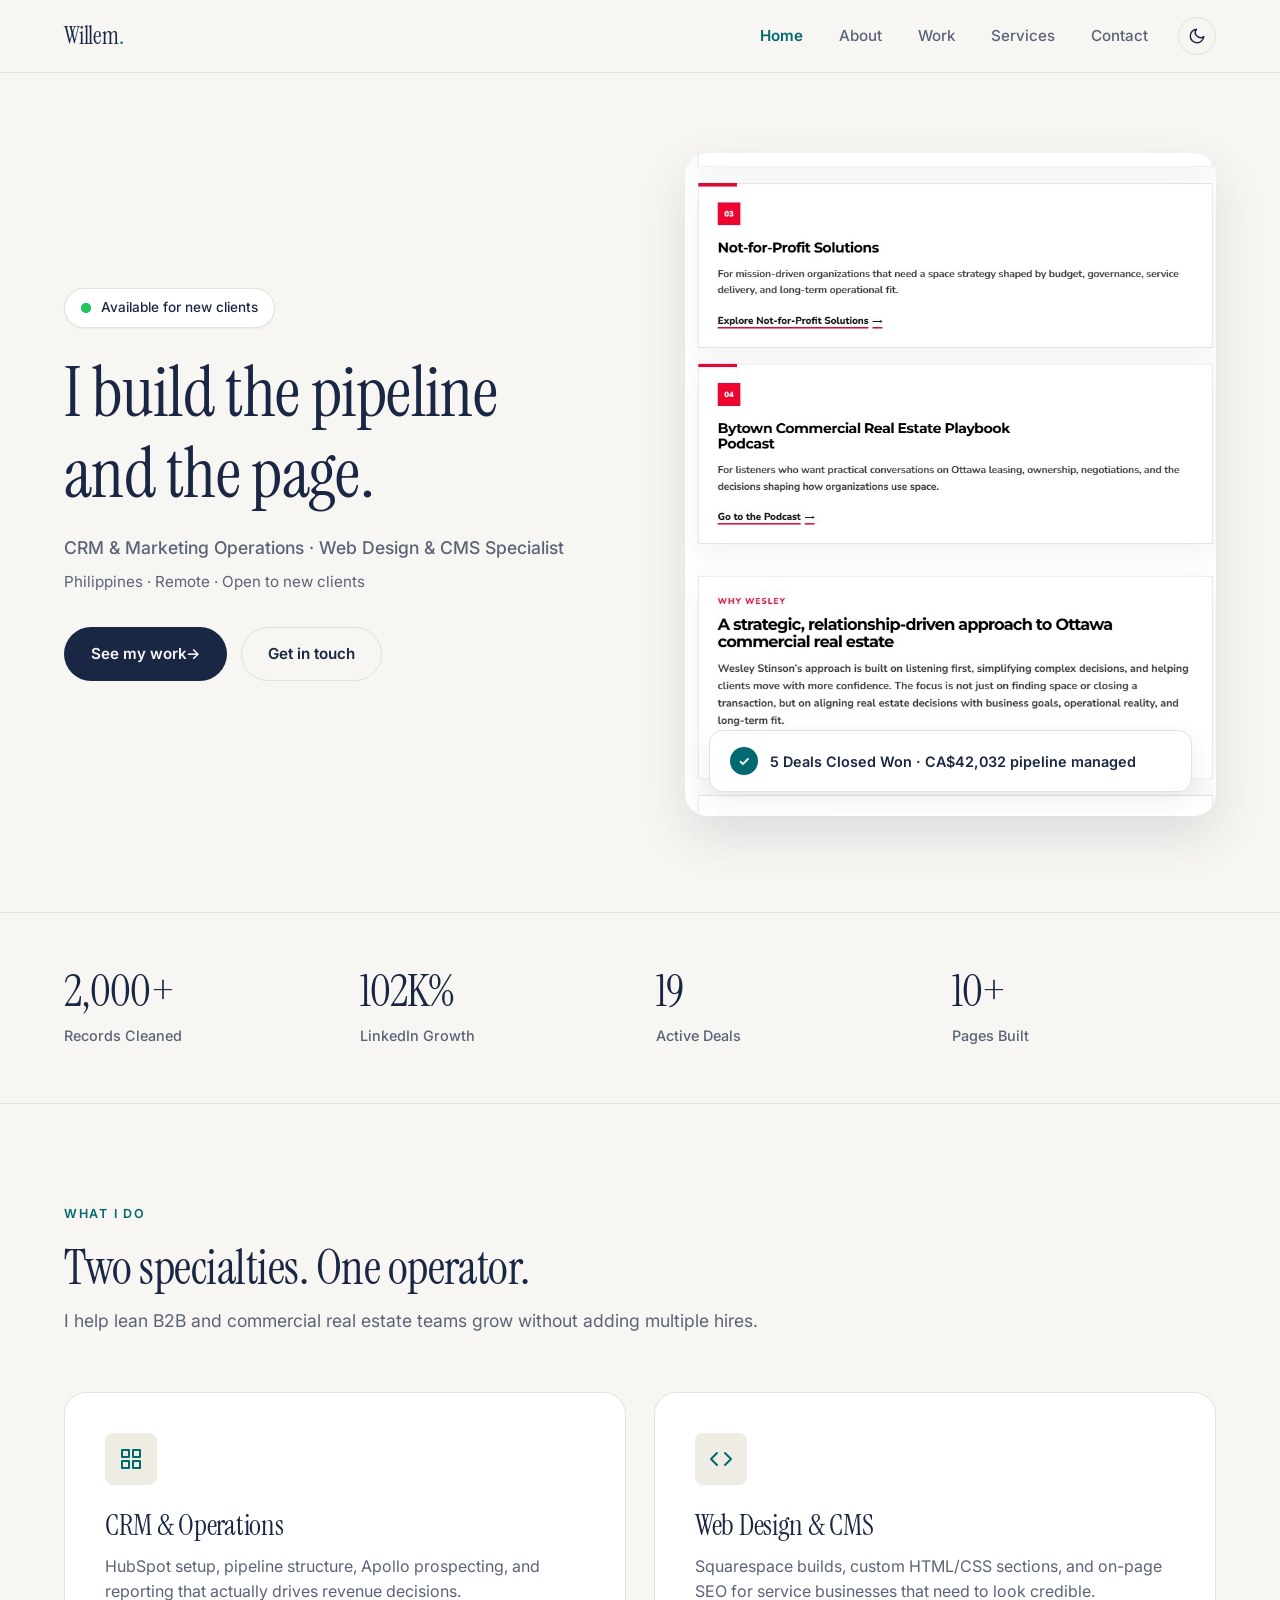
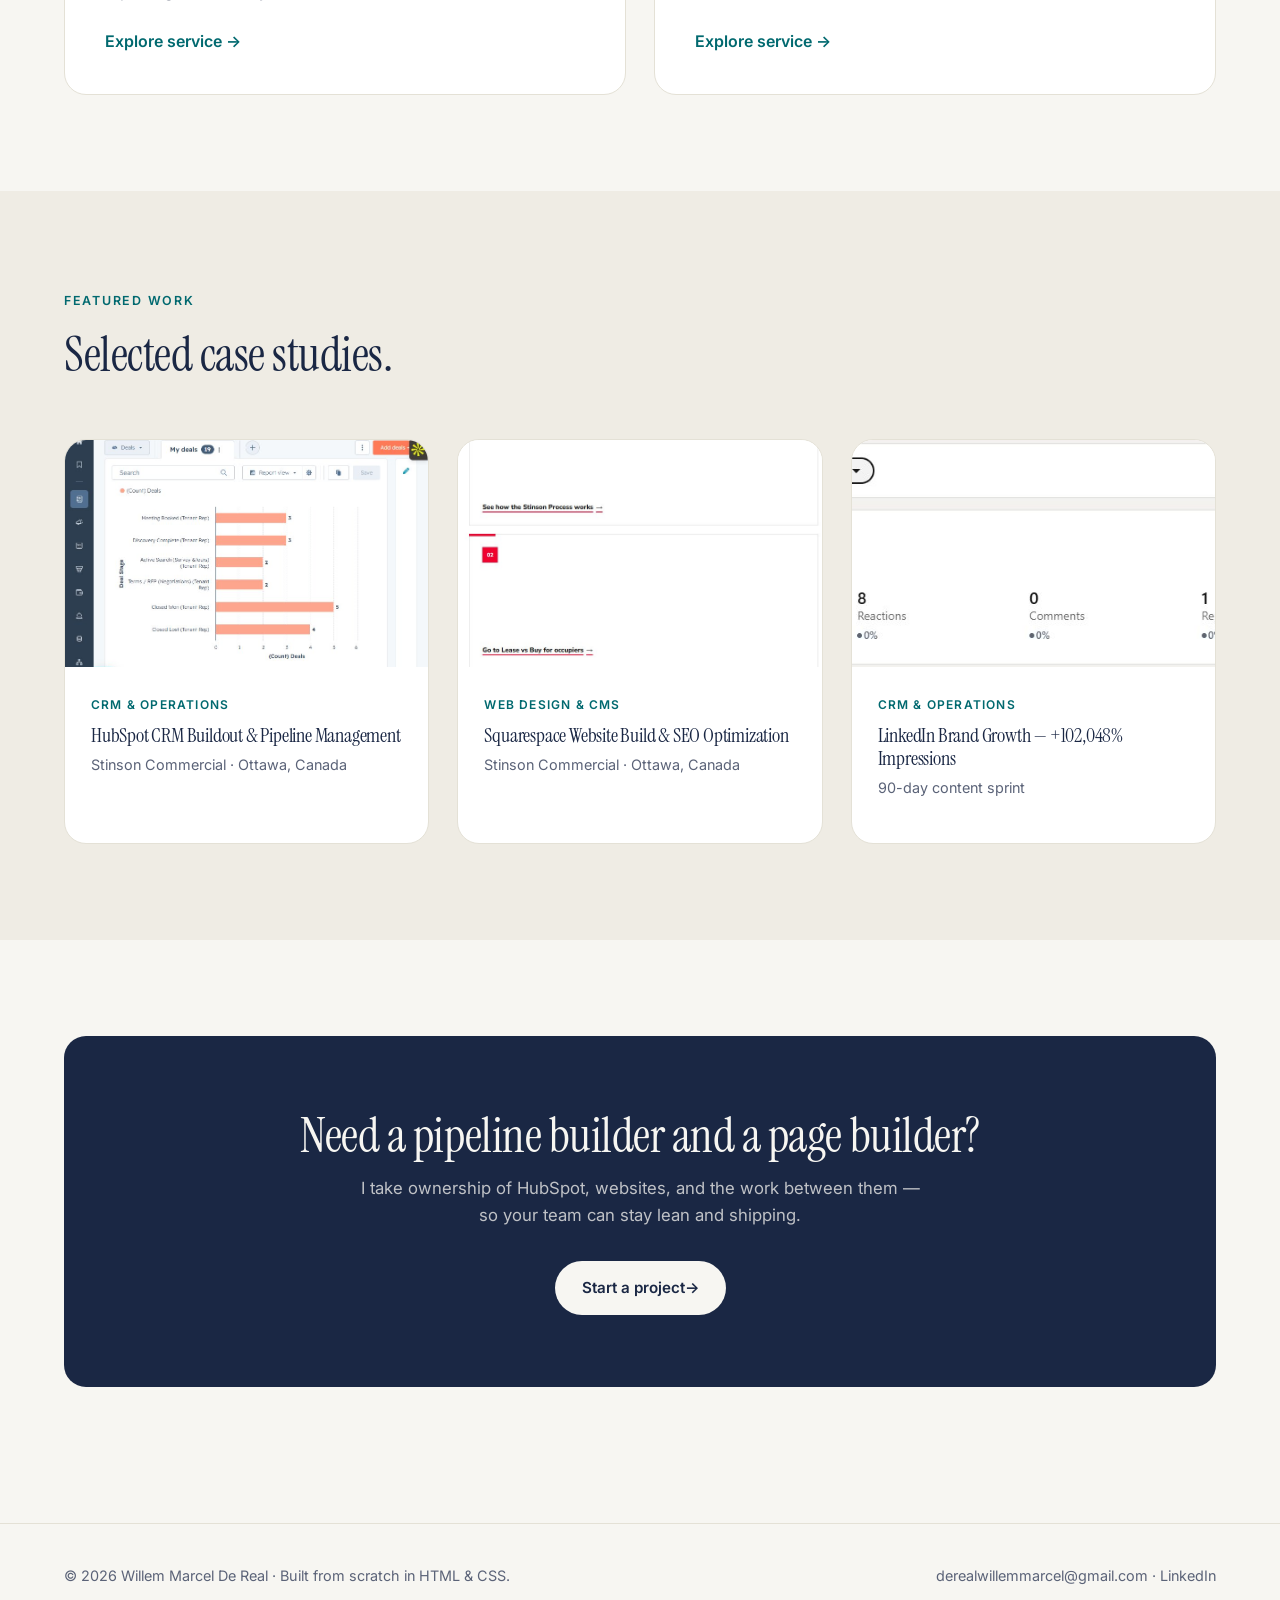
<file: index.html>
<!doctype html>
<html lang="en">
<head>
  <meta charset="utf-8" />
  <meta name="viewport" content="width=device-width, initial-scale=1" />
  <title>Willem Marcel De Real — CRM Ops & Web Design</title>
  <meta name="description" content="Willem Marcel De Real — CRM &amp; Marketing Operations and Web Design &amp; CMS specialist. Remote, based in the Philippines." />
  <link rel="preconnect" href="https://fonts.googleapis.com" />
  <link rel="preconnect" href="https://fonts.gstatic.com" crossorigin />
  <link href="https://fonts.googleapis.com/css2?family=Instrument+Serif:ital@0;1&family=Inter:wght@400;500;600;700&display=swap" rel="stylesheet" />
  <link rel="stylesheet" href="style.css" />
</head>
<body data-page="home">
  <header class="nav">
    <div class="container nav-inner">
      <a href="index.html" class="logo">Willem<span>.</span></a>
      <button class="hamburger" data-hamburger aria-label="Toggle menu">
        <span></span><span></span><span></span>
      </button>
      <ul class="nav-links">
        <li><a href="index.html" class="active">Home</a></li>
        <li><a href="about.html">About</a></li>
        <li><a href="work.html">Work</a></li>
        <li><a href="services.html">Services</a></li>
        <li><a href="contact.html">Contact</a></li>
        <li>
          <button class="theme-toggle" data-theme-toggle aria-label="Toggle theme">
            <svg class="icon-moon" viewBox="0 0 24 24" fill="none" stroke="currentColor" stroke-width="2" stroke-linecap="round" stroke-linejoin="round"><path d="M21 12.79A9 9 0 1 1 11.21 3 7 7 0 0 0 21 12.79z"/></svg>
            <svg class="icon-sun" viewBox="0 0 24 24" fill="none" stroke="currentColor" stroke-width="2" stroke-linecap="round" stroke-linejoin="round"><circle cx="12" cy="12" r="4"/><path d="M12 2v2M12 20v2M4.93 4.93l1.41 1.41M17.66 17.66l1.41 1.41M2 12h2M20 12h2M4.93 19.07l1.41-1.41M17.66 6.34l1.41-1.41"/></svg>
          </button>
        </li>
      </ul>
    </div>
  </header>
  <main>

    <!-- HERO -->
    <section class="hero">
      <div class="container hero-grid">
        <div class="reveal">
          <span class="availability"><span class="pulse-dot"></span> Available for new clients</span>
          <h1>I build the pipeline<br/>and the page.</h1>
          <p class="subtitle">CRM &amp; Marketing Operations · Web Design &amp; CMS Specialist</p>
          <p class="location">Philippines · Remote · Open to new clients</p>
          <div class="hero-ctas">
            <a href="work.html" class="btn btn-primary"><span class="btn-arrow">See my work</span></a>
            <a href="contact.html" class="btn btn-outline">Get in touch</a>
          </div>
        </div>
        <div class="hero-image reveal reveal-delay-2">
          <img src="homepage.jpg" alt="Willem Marcel De Real" />
          <div class="floating-badge">5 Deals Closed Won · CA$42,032 pipeline managed</div>
        </div>
      </div>
    </section>

    <!-- STATS -->
    <section class="stats">
      <div class="container stats-grid">
        <div class="stat reveal"><div class="num">2,000+</div><span class="label">Records Cleaned</span></div>
        <div class="stat reveal reveal-delay-1"><div class="num">102K%</div><span class="label">LinkedIn Growth</span></div>
        <div class="stat reveal reveal-delay-2"><div class="num">19</div><span class="label">Active Deals</span></div>
        <div class="stat reveal reveal-delay-3"><div class="num">10+</div><span class="label">Pages Built</span></div>
      </div>
    </section>

    <!-- SERVICES PREVIEW -->
    <section>
      <div class="container">
        <div class="section-head reveal">
          <span class="eyebrow">What I do</span>
          <h2>Two specialties. One operator.</h2>
          <p>I help lean B2B and commercial real estate teams grow without adding multiple hires.</p>
        </div>
        <div class="grid-2">
          <div class="service-card reveal">
            <div class="icon">
              <svg width="24" height="24" viewBox="0 0 24 24" fill="none" stroke="currentColor" stroke-width="2" stroke-linecap="round" stroke-linejoin="round"><rect x="3" y="3" width="7" height="7"/><rect x="14" y="3" width="7" height="7"/><rect x="14" y="14" width="7" height="7"/><rect x="3" y="14" width="7" height="7"/></svg>
            </div>
            <h3>CRM &amp; Operations</h3>
            <p>HubSpot setup, pipeline structure, Apollo prospecting, and reporting that actually drives revenue decisions.</p>
            <a class="link" href="services.html">Explore service →</a>
          </div>
          <div class="service-card reveal reveal-delay-1">
            <div class="icon">
              <svg width="24" height="24" viewBox="0 0 24 24" fill="none" stroke="currentColor" stroke-width="2" stroke-linecap="round" stroke-linejoin="round"><polyline points="16 18 22 12 16 6"/><polyline points="8 6 2 12 8 18"/></svg>
            </div>
            <h3>Web Design &amp; CMS</h3>
            <p>Squarespace builds, custom HTML/CSS sections, and on-page SEO for service businesses that need to look credible.</p>
            <a class="link" href="services.html">Explore service →</a>
          </div>
        </div>
      </div>
    </section>

    <!-- FEATURED WORK -->
    <section class="section-alt">
      <div class="container">
        <div class="section-head reveal">
          <span class="eyebrow">Featured work</span>
          <h2>Selected case studies.</h2>
        </div>
        <div class="work-grid">
          <a class="work-card reveal" href="work.html#crm">
            <div class="thumb"><img src="hubspot-kanban.jpg" alt="HubSpot Kanban pipeline" /></div>
            <div class="body">
              <span class="tag">CRM &amp; Operations</span>
              <h4>HubSpot CRM Buildout &amp; Pipeline Management</h4>
              <p class="meta">Stinson Commercial · Ottawa, Canada</p>
            </div>
          </a>
          <a class="work-card reveal reveal-delay-1" href="work.html#web">
            <div class="thumb"><img src="tenant-rep-page.jpg" alt="Tenant Rep page on Squarespace" /></div>
            <div class="body">
              <span class="tag">Web Design &amp; CMS</span>
              <h4>Squarespace Website Build &amp; SEO Optimization</h4>
              <p class="meta">Stinson Commercial · Ottawa, Canada</p>
            </div>
          </a>
          <a class="work-card reveal reveal-delay-2" href="work.html#linkedin">
            <div class="thumb"><img src="linkedin-analytics.jpg" alt="LinkedIn analytics dashboard" /></div>
            <div class="body">
              <span class="tag">CRM &amp; Operations</span>
              <h4>LinkedIn Brand Growth — +102,048% Impressions</h4>
              <p class="meta">90-day content sprint</p>
            </div>
          </a>
        </div>
      </div>
    </section>

    <!-- CTA -->
    <section>
      <div class="container">
        <div class="cta-banner reveal">
          <h2>Need a pipeline builder and a page builder?</h2>
          <p>I take ownership of HubSpot, websites, and the work between them — so your team can stay lean and shipping.</p>
          <a href="contact.html" class="btn btn-primary"><span class="btn-arrow">Start a project</span></a>
        </div>
      </div>
    </section>

  </main>
  <footer>
    <div class="container foot-inner">
      <div>© <span id="yr">2026</span> Willem Marcel De Real · Built from scratch in HTML &amp; CSS.</div>
      <div>
        <a href="mailto:derealwillemmarcel@gmail.com">derealwillemmarcel@gmail.com</a> ·
        <a href="https://linkedin.com/in/willem-marcel-de-real" target="_blank" rel="noopener">LinkedIn</a>
      </div>
    </div>
  </footer>
  <script src="script.js"></script>
  <script>document.getElementById("yr").textContent = new Date().getFullYear();</script>
</body>
</html>
</file>
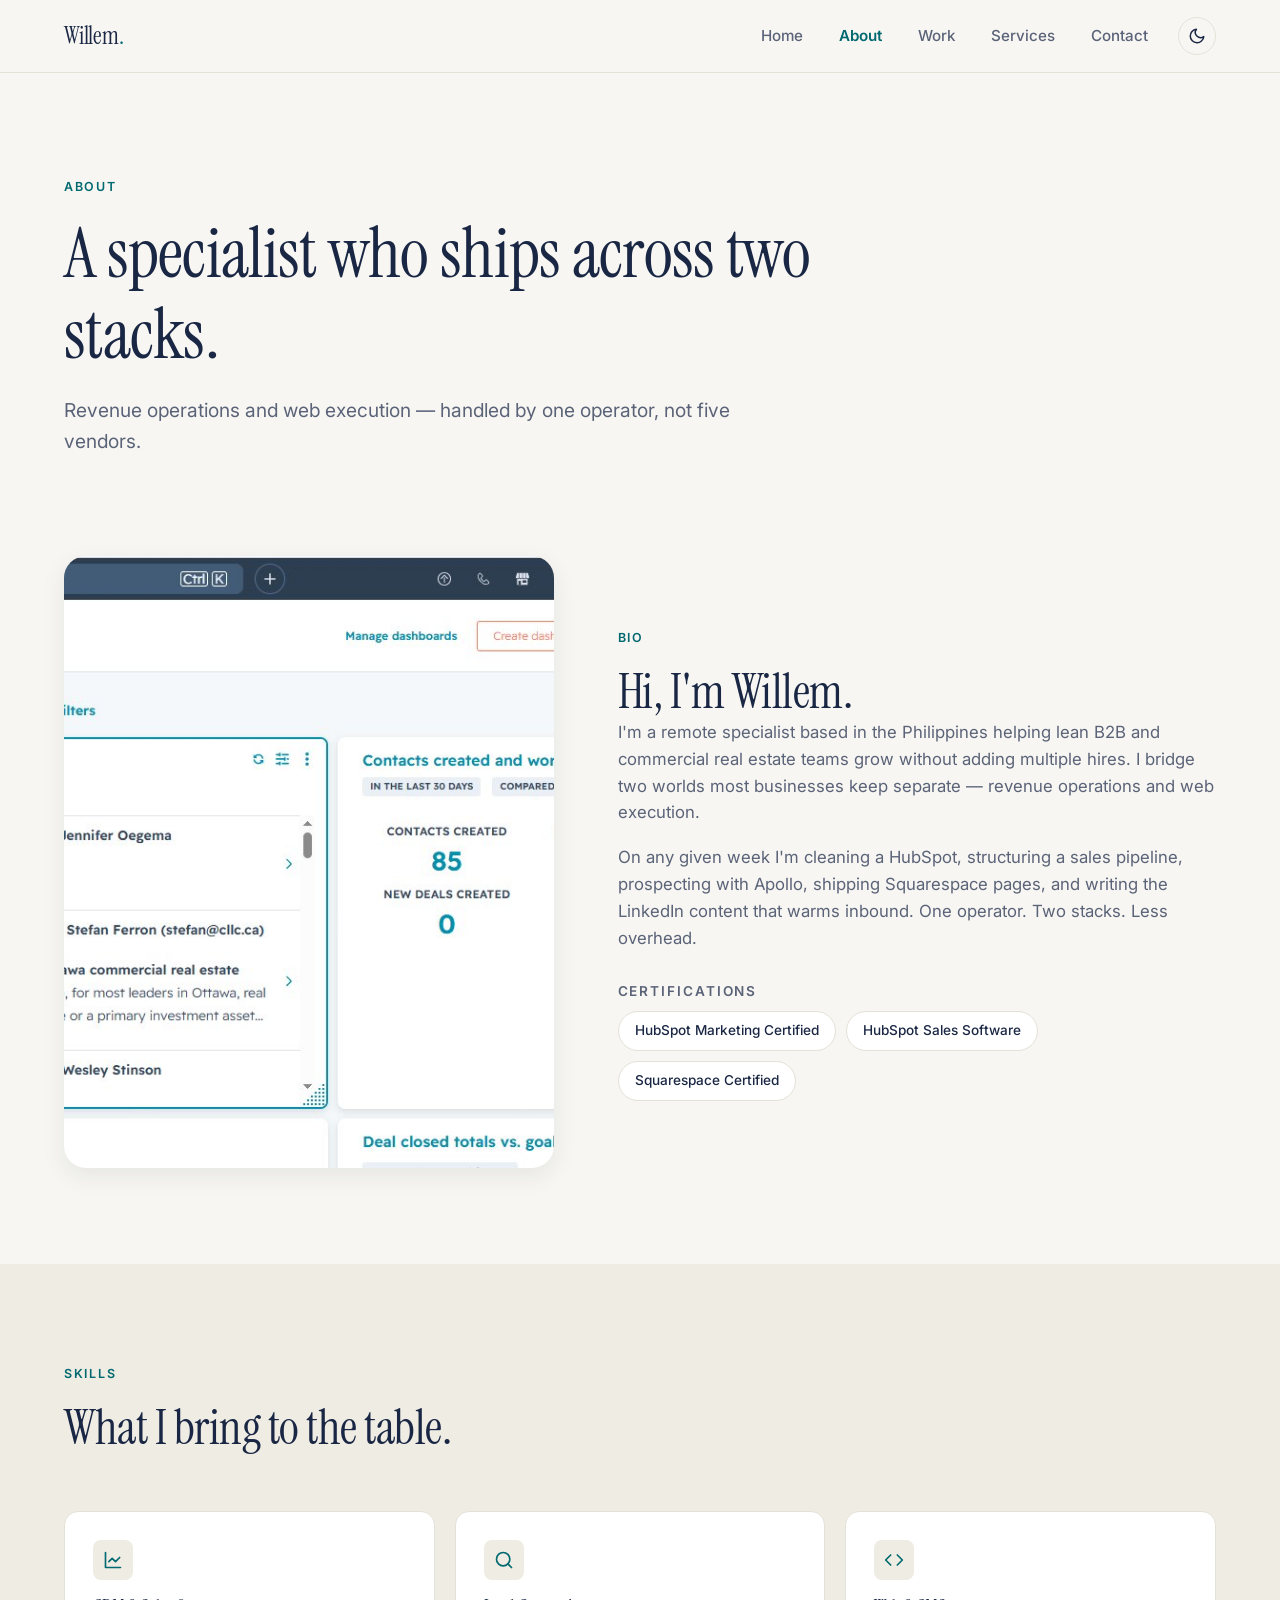
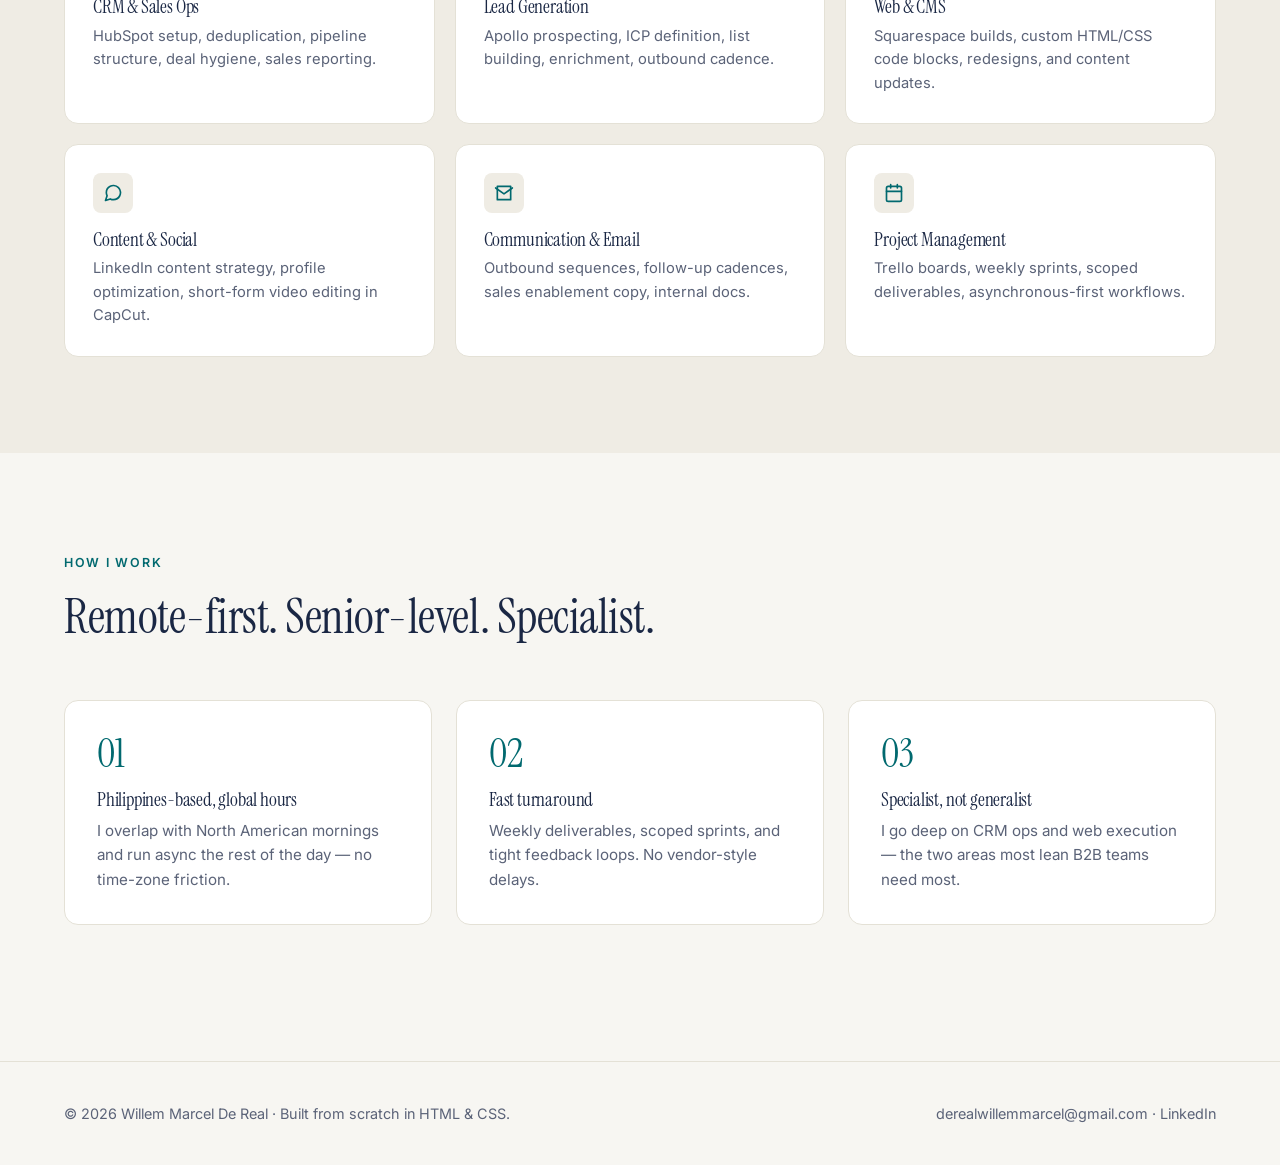
<file: about.html>
<!doctype html>
<html lang="en">
<head>
  <meta charset="utf-8" />
  <meta name="viewport" content="width=device-width, initial-scale=1" />
  <title>About — Willem Marcel De Real</title>
  <meta name="description" content="Willem Marcel De Real — CRM &amp; Marketing Operations and Web Design &amp; CMS specialist. Remote, based in the Philippines." />
  <link rel="preconnect" href="https://fonts.googleapis.com" />
  <link rel="preconnect" href="https://fonts.gstatic.com" crossorigin />
  <link href="https://fonts.googleapis.com/css2?family=Instrument+Serif:ital@0;1&family=Inter:wght@400;500;600;700&display=swap" rel="stylesheet" />
  <link rel="stylesheet" href="style.css" />
</head>
<body data-page="about">
  <header class="nav">
    <div class="container nav-inner">
      <a href="index.html" class="logo">Willem<span>.</span></a>
      <button class="hamburger" data-hamburger aria-label="Toggle menu">
        <span></span><span></span><span></span>
      </button>
      <ul class="nav-links">
        <li><a href="index.html">Home</a></li>
        <li><a href="about.html" class="active">About</a></li>
        <li><a href="work.html">Work</a></li>
        <li><a href="services.html">Services</a></li>
        <li><a href="contact.html">Contact</a></li>
        <li>
          <button class="theme-toggle" data-theme-toggle aria-label="Toggle theme">
            <svg class="icon-moon" viewBox="0 0 24 24" fill="none" stroke="currentColor" stroke-width="2" stroke-linecap="round" stroke-linejoin="round"><path d="M21 12.79A9 9 0 1 1 11.21 3 7 7 0 0 0 21 12.79z"/></svg>
            <svg class="icon-sun" viewBox="0 0 24 24" fill="none" stroke="currentColor" stroke-width="2" stroke-linecap="round" stroke-linejoin="round"><circle cx="12" cy="12" r="4"/><path d="M12 2v2M12 20v2M4.93 4.93l1.41 1.41M17.66 17.66l1.41 1.41M2 12h2M20 12h2M4.93 19.07l1.41-1.41M17.66 6.34l1.41-1.41"/></svg>
          </button>
        </li>
      </ul>
    </div>
  </header>
  <main>

    <section class="page-header">
      <div class="container reveal">
        <span class="eyebrow">About</span>
        <h1>A specialist who ships across two stacks.</h1>
        <p class="lede">Revenue operations and web execution — handled by one operator, not five vendors.</p>
      </div>
    </section>

    <section style="padding-top:24px;">
      <div class="container about-grid">
        <div class="about-image reveal">
          <img src="hubspot-dashboard.jpg" alt="HubSpot dashboard Willem manages" />
        </div>
        <div class="about-text reveal reveal-delay-1">
          <span class="eyebrow">Bio</span>
          <h2>Hi, I'm Willem.</h2>
          <p>I'm a remote specialist based in the Philippines helping lean B2B and commercial real estate teams grow without adding multiple hires. I bridge two worlds most businesses keep separate — revenue operations and web execution.</p>
          <p>On any given week I'm cleaning a HubSpot, structuring a sales pipeline, prospecting with Apollo, shipping Squarespace pages, and writing the LinkedIn content that warms inbound. One operator. Two stacks. Less overhead.</p>
          <h4 style="margin:32px 0 12px; font-family:var(--font-sans); font-size:.85rem; text-transform:uppercase; letter-spacing:.14em; color:var(--text-muted); font-weight:600;">Certifications</h4>
          <div class="certs">
            <span class="cert">HubSpot Marketing Certified</span>
            <span class="cert">HubSpot Sales Software</span>
            <span class="cert">Squarespace Certified</span>
          </div>
        </div>
      </div>
    </section>

    <!-- SKILLS -->
    <section class="section-alt">
      <div class="container">
        <div class="section-head reveal">
          <span class="eyebrow">Skills</span>
          <h2>What I bring to the table.</h2>
        </div>
        <div class="skills-grid">
          <div class="skill-card reveal">
            <div class="icon"><svg width="20" height="20" viewBox="0 0 24 24" fill="none" stroke="currentColor" stroke-width="2" stroke-linecap="round" stroke-linejoin="round"><path d="M3 3v18h18"/><path d="M7 14l4-4 4 4 5-5"/></svg></div>
            <h4>CRM &amp; Sales Ops</h4>
            <p>HubSpot setup, deduplication, pipeline structure, deal hygiene, sales reporting.</p>
          </div>
          <div class="skill-card reveal reveal-delay-1">
            <div class="icon"><svg width="20" height="20" viewBox="0 0 24 24" fill="none" stroke="currentColor" stroke-width="2" stroke-linecap="round" stroke-linejoin="round"><circle cx="11" cy="11" r="8"/><path d="M21 21l-4.3-4.3"/></svg></div>
            <h4>Lead Generation</h4>
            <p>Apollo prospecting, ICP definition, list building, enrichment, outbound cadence.</p>
          </div>
          <div class="skill-card reveal reveal-delay-2">
            <div class="icon"><svg width="20" height="20" viewBox="0 0 24 24" fill="none" stroke="currentColor" stroke-width="2" stroke-linecap="round" stroke-linejoin="round"><polyline points="16 18 22 12 16 6"/><polyline points="8 6 2 12 8 18"/></svg></div>
            <h4>Web &amp; CMS</h4>
            <p>Squarespace builds, custom HTML/CSS code blocks, redesigns, and content updates.</p>
          </div>
          <div class="skill-card reveal">
            <div class="icon"><svg width="20" height="20" viewBox="0 0 24 24" fill="none" stroke="currentColor" stroke-width="2" stroke-linecap="round" stroke-linejoin="round"><path d="M21 11.5a8.38 8.38 0 0 1-.9 3.8 8.5 8.5 0 0 1-7.6 4.7 8.38 8.38 0 0 1-3.8-.9L3 21l1.9-5.7a8.38 8.38 0 0 1-.9-3.8 8.5 8.5 0 0 1 4.7-7.6 8.38 8.38 0 0 1 3.8-.9h.5a8.48 8.48 0 0 1 8 8v.5z"/></svg></div>
            <h4>Content &amp; Social</h4>
            <p>LinkedIn content strategy, profile optimization, short-form video editing in CapCut.</p>
          </div>
          <div class="skill-card reveal reveal-delay-1">
            <div class="icon"><svg width="20" height="20" viewBox="0 0 24 24" fill="none" stroke="currentColor" stroke-width="2" stroke-linecap="round" stroke-linejoin="round"><path d="M4 4h16v16H4z"/><path d="M22 6l-10 7L2 6"/></svg></div>
            <h4>Communication &amp; Email</h4>
            <p>Outbound sequences, follow-up cadences, sales enablement copy, internal docs.</p>
          </div>
          <div class="skill-card reveal reveal-delay-2">
            <div class="icon"><svg width="20" height="20" viewBox="0 0 24 24" fill="none" stroke="currentColor" stroke-width="2" stroke-linecap="round" stroke-linejoin="round"><rect x="3" y="4" width="18" height="18" rx="2"/><path d="M16 2v4M8 2v4M3 10h18"/></svg></div>
            <h4>Project Management</h4>
            <p>Trello boards, weekly sprints, scoped deliverables, asynchronous-first workflows.</p>
          </div>
        </div>
      </div>
    </section>

    <!-- HOW I WORK -->
    <section>
      <div class="container">
        <div class="section-head reveal">
          <span class="eyebrow">How I work</span>
          <h2>Remote-first. Senior-level. Specialist.</h2>
        </div>
        <div class="how-grid">
          <div class="how-card reveal">
            <div class="num">01</div>
            <h4>Philippines-based, global hours</h4>
            <p>I overlap with North American mornings and run async the rest of the day — no time-zone friction.</p>
          </div>
          <div class="how-card reveal reveal-delay-1">
            <div class="num">02</div>
            <h4>Fast turnaround</h4>
            <p>Weekly deliverables, scoped sprints, and tight feedback loops. No vendor-style delays.</p>
          </div>
          <div class="how-card reveal reveal-delay-2">
            <div class="num">03</div>
            <h4>Specialist, not generalist</h4>
            <p>I go deep on CRM ops and web execution — the two areas most lean B2B teams need most.</p>
          </div>
        </div>
      </div>
    </section>

  </main>
  <footer>
    <div class="container foot-inner">
      <div>© <span id="yr">2026</span> Willem Marcel De Real · Built from scratch in HTML &amp; CSS.</div>
      <div>
        <a href="mailto:derealwillemmarcel@gmail.com">derealwillemmarcel@gmail.com</a> ·
        <a href="https://linkedin.com/in/willem-marcel-de-real" target="_blank" rel="noopener">LinkedIn</a>
      </div>
    </div>
  </footer>
  <script src="script.js"></script>
  <script>document.getElementById("yr").textContent = new Date().getFullYear();</script>
</body>
</html>
</file>
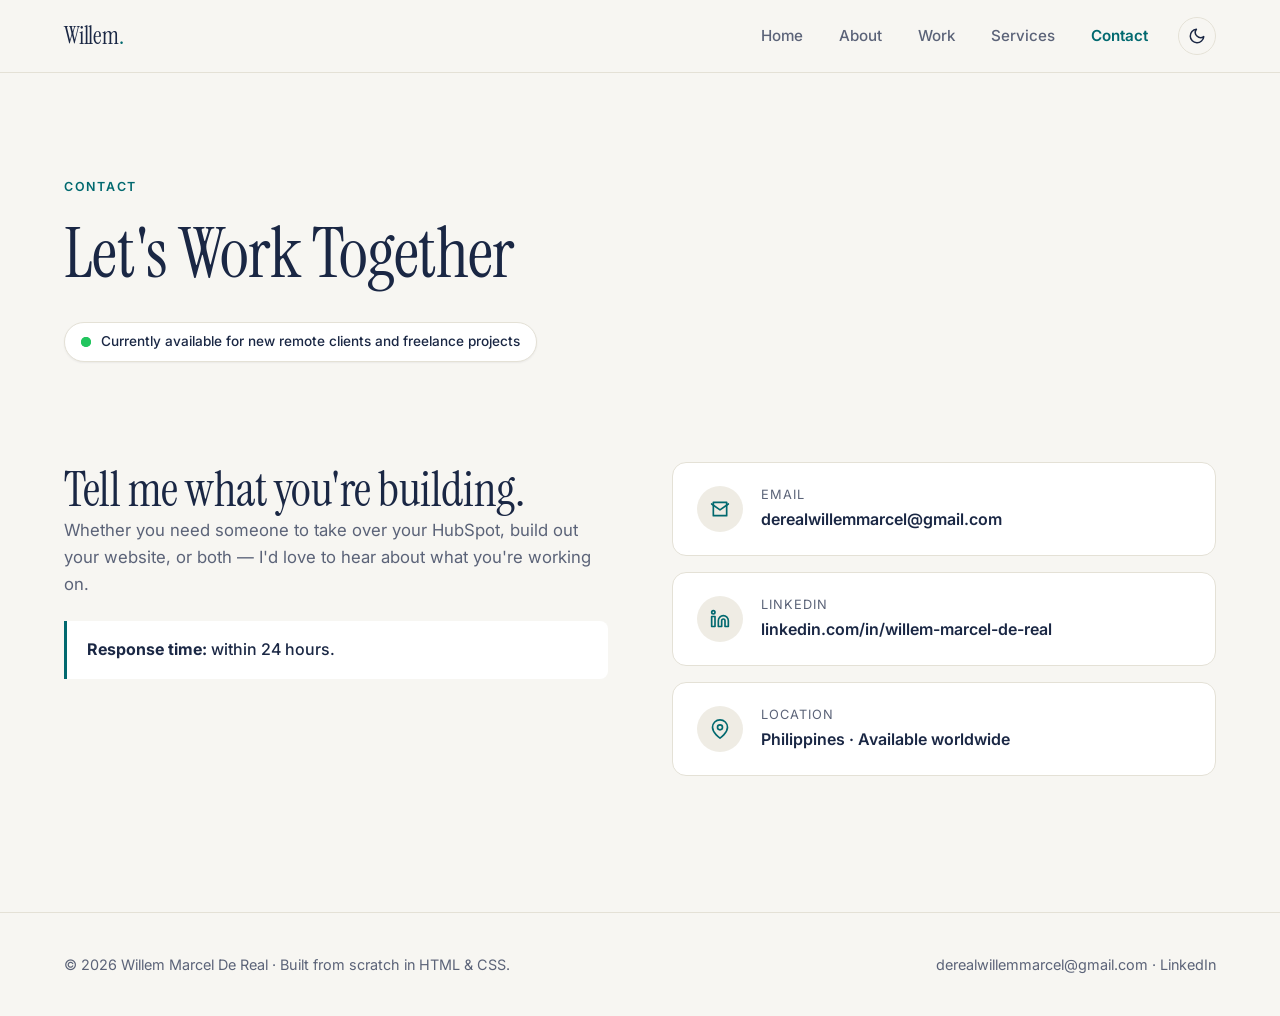
<file: contact.html>
<!doctype html>
<html lang="en">
<head>
  <meta charset="utf-8" />
  <meta name="viewport" content="width=device-width, initial-scale=1" />
  <title>Contact — Willem Marcel De Real</title>
  <meta name="description" content="Willem Marcel De Real — CRM &amp; Marketing Operations and Web Design &amp; CMS specialist. Remote, based in the Philippines." />
  <link rel="preconnect" href="https://fonts.googleapis.com" />
  <link rel="preconnect" href="https://fonts.gstatic.com" crossorigin />
  <link href="https://fonts.googleapis.com/css2?family=Instrument+Serif:ital@0;1&family=Inter:wght@400;500;600;700&display=swap" rel="stylesheet" />
  <link rel="stylesheet" href="style.css" />
</head>
<body data-page="contact">
  <header class="nav">
    <div class="container nav-inner">
      <a href="index.html" class="logo">Willem<span>.</span></a>
      <button class="hamburger" data-hamburger aria-label="Toggle menu">
        <span></span><span></span><span></span>
      </button>
      <ul class="nav-links">
        <li><a href="index.html">Home</a></li>
        <li><a href="about.html">About</a></li>
        <li><a href="work.html">Work</a></li>
        <li><a href="services.html">Services</a></li>
        <li><a href="contact.html" class="active">Contact</a></li>
        <li>
          <button class="theme-toggle" data-theme-toggle aria-label="Toggle theme">
            <svg class="icon-moon" viewBox="0 0 24 24" fill="none" stroke="currentColor" stroke-width="2" stroke-linecap="round" stroke-linejoin="round"><path d="M21 12.79A9 9 0 1 1 11.21 3 7 7 0 0 0 21 12.79z"/></svg>
            <svg class="icon-sun" viewBox="0 0 24 24" fill="none" stroke="currentColor" stroke-width="2" stroke-linecap="round" stroke-linejoin="round"><circle cx="12" cy="12" r="4"/><path d="M12 2v2M12 20v2M4.93 4.93l1.41 1.41M17.66 17.66l1.41 1.41M2 12h2M20 12h2M4.93 19.07l1.41-1.41M17.66 6.34l1.41-1.41"/></svg>
          </button>
        </li>
      </ul>
    </div>
  </header>
  <main>

    <section class="page-header">
      <div class="container reveal">
        <span class="eyebrow">Contact</span>
        <h1>Let's Work Together</h1>
        <p class="lede"><span class="availability" style="margin-top:8px;"><span class="pulse-dot"></span> Currently available for new remote clients and freelance projects</span></p>
      </div>
    </section>

    <section style="padding-top:24px;">
      <div class="container contact-grid">
        <div class="contact-text reveal">
          <h2>Tell me what you're building.</h2>
          <p>Whether you need someone to take over your HubSpot, build out your website, or both — I'd love to hear about what you're working on.</p>
          <div class="response"><strong>Response time:</strong> within 24 hours.</div>
        </div>

        <div class="contact-methods reveal reveal-delay-1">
          <a class="contact-card" href="mailto:derealwillemmarcel@gmail.com">
            <div class="icon"><svg width="20" height="20" viewBox="0 0 24 24" fill="none" stroke="currentColor" stroke-width="2" stroke-linecap="round" stroke-linejoin="round"><path d="M4 4h16v16H4z"/><path d="M22 6l-10 7L2 6"/></svg></div>
            <div>
              <div class="label">Email</div>
              <div class="value">derealwillemmarcel@gmail.com</div>
            </div>
          </a>
          <a class="contact-card" href="https://linkedin.com/in/willem-marcel-de-real" target="_blank" rel="noopener">
            <div class="icon"><svg width="20" height="20" viewBox="0 0 24 24" fill="none" stroke="currentColor" stroke-width="2" stroke-linecap="round" stroke-linejoin="round"><path d="M16 8a6 6 0 0 1 6 6v7h-4v-7a2 2 0 0 0-4 0v7h-4v-7a6 6 0 0 1 6-6z"/><rect x="2" y="9" width="4" height="12"/><circle cx="4" cy="4" r="2"/></svg></div>
            <div>
              <div class="label">LinkedIn</div>
              <div class="value">linkedin.com/in/willem-marcel-de-real</div>
            </div>
          </a>
          <div class="contact-card">
            <div class="icon"><svg width="20" height="20" viewBox="0 0 24 24" fill="none" stroke="currentColor" stroke-width="2" stroke-linecap="round" stroke-linejoin="round"><path d="M21 10c0 7-9 13-9 13s-9-6-9-13a9 9 0 0 1 18 0z"/><circle cx="12" cy="10" r="3"/></svg></div>
            <div>
              <div class="label">Location</div>
              <div class="value">Philippines · Available worldwide</div>
            </div>
          </div>
        </div>
      </div>
    </section>

  </main>
  <footer>
    <div class="container foot-inner">
      <div>© <span id="yr">2026</span> Willem Marcel De Real · Built from scratch in HTML &amp; CSS.</div>
      <div>
        <a href="mailto:derealwillemmarcel@gmail.com">derealwillemmarcel@gmail.com</a> ·
        <a href="https://linkedin.com/in/willem-marcel-de-real" target="_blank" rel="noopener">LinkedIn</a>
      </div>
    </div>
  </footer>
  <script src="script.js"></script>
  <script>document.getElementById("yr").textContent = new Date().getFullYear();</script>
</body>
</html>
</file>
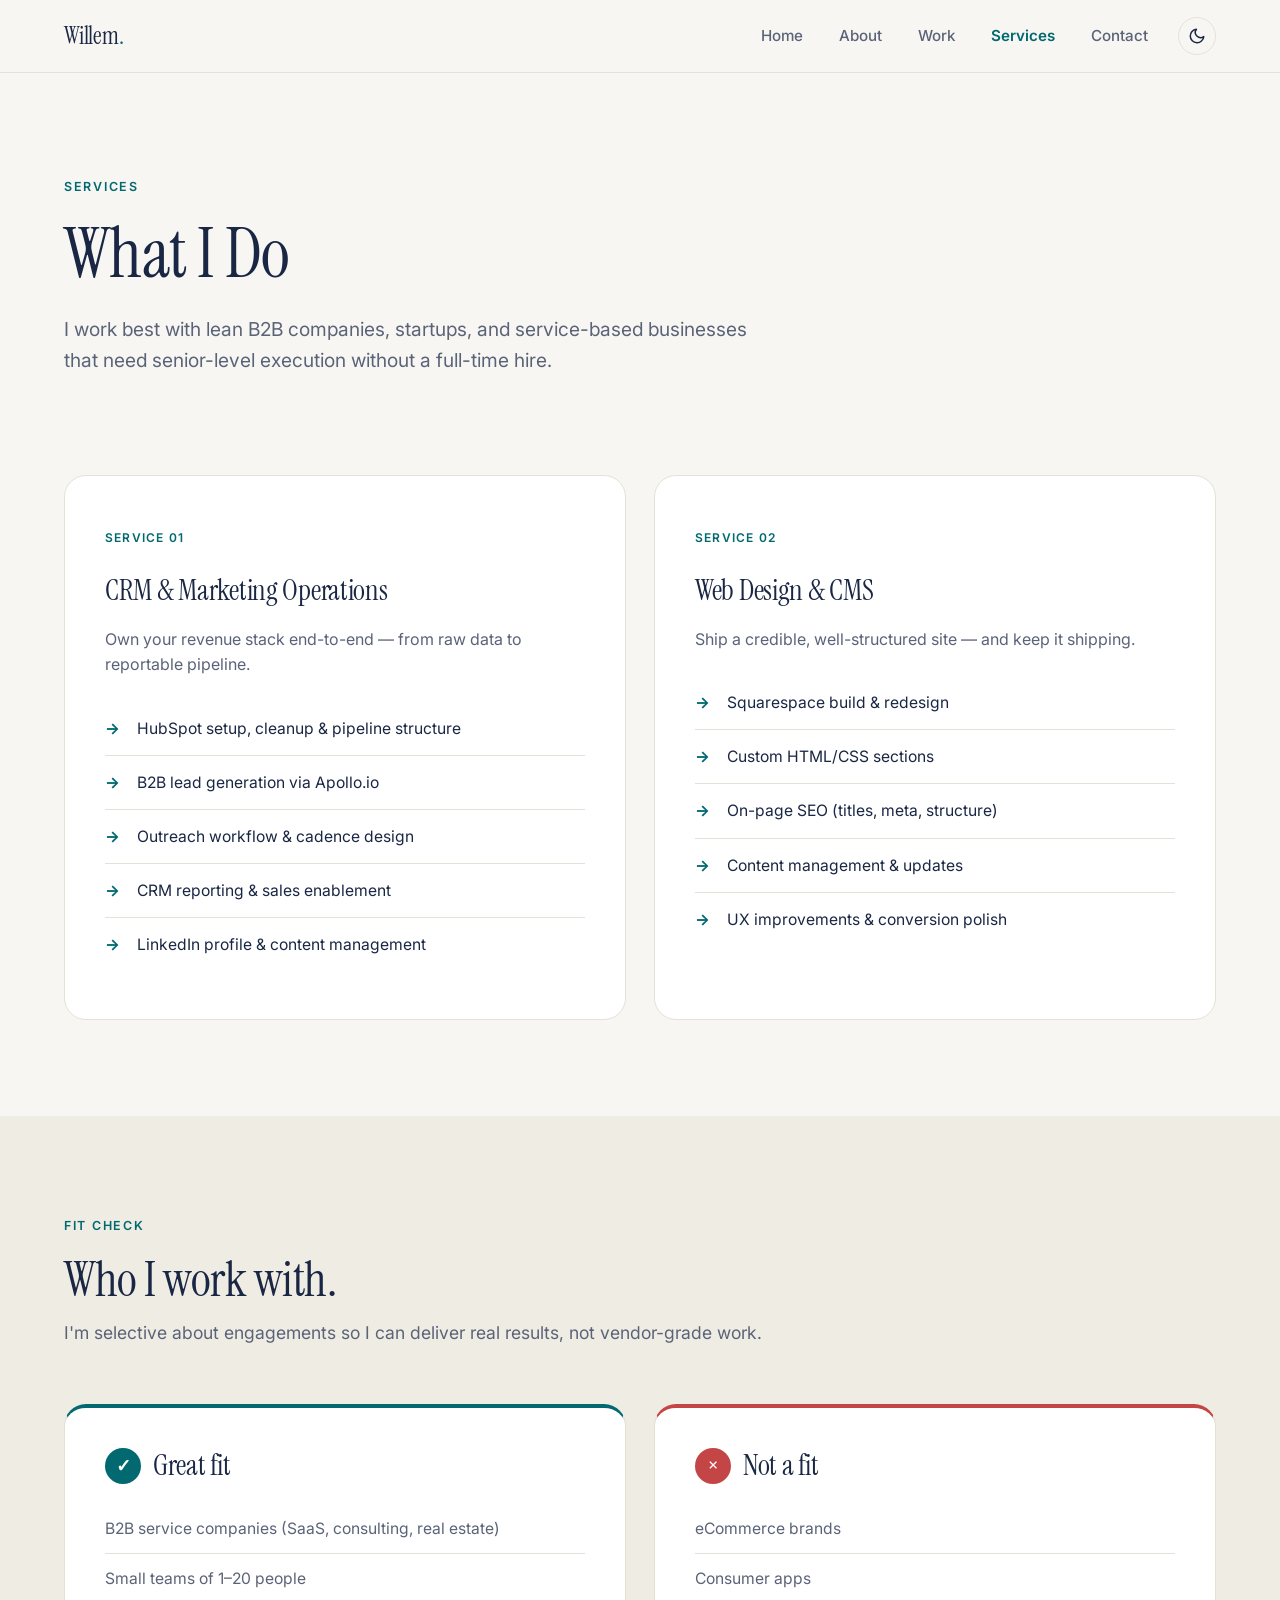
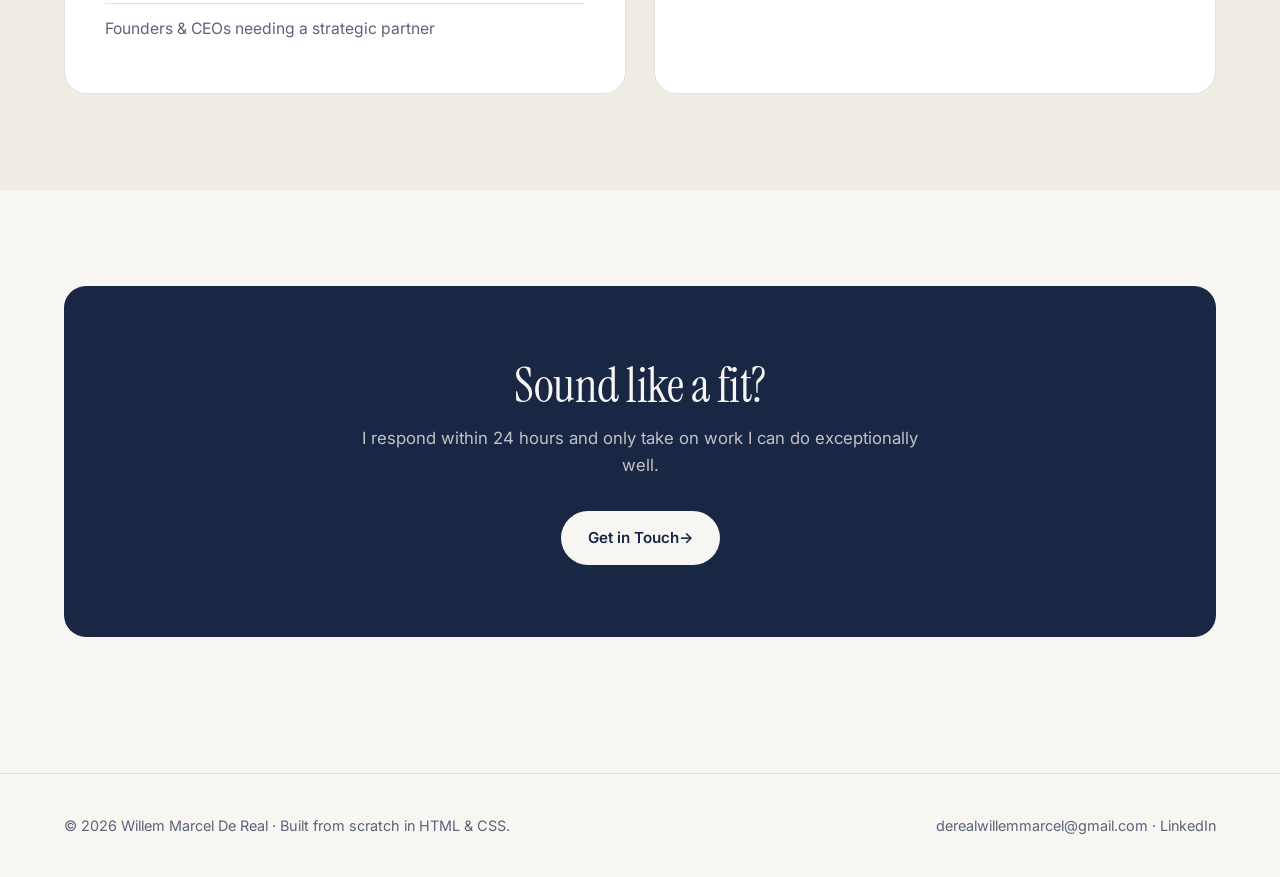
<file: services.html>
<!doctype html>
<html lang="en">
<head>
  <meta charset="utf-8" />
  <meta name="viewport" content="width=device-width, initial-scale=1" />
  <title>Services — Willem Marcel De Real</title>
  <meta name="description" content="Willem Marcel De Real — CRM &amp; Marketing Operations and Web Design &amp; CMS specialist. Remote, based in the Philippines." />
  <link rel="preconnect" href="https://fonts.googleapis.com" />
  <link rel="preconnect" href="https://fonts.gstatic.com" crossorigin />
  <link href="https://fonts.googleapis.com/css2?family=Instrument+Serif:ital@0;1&family=Inter:wght@400;500;600;700&display=swap" rel="stylesheet" />
  <link rel="stylesheet" href="style.css" />
</head>
<body data-page="services">
  <header class="nav">
    <div class="container nav-inner">
      <a href="index.html" class="logo">Willem<span>.</span></a>
      <button class="hamburger" data-hamburger aria-label="Toggle menu">
        <span></span><span></span><span></span>
      </button>
      <ul class="nav-links">
        <li><a href="index.html">Home</a></li>
        <li><a href="about.html">About</a></li>
        <li><a href="work.html">Work</a></li>
        <li><a href="services.html" class="active">Services</a></li>
        <li><a href="contact.html">Contact</a></li>
        <li>
          <button class="theme-toggle" data-theme-toggle aria-label="Toggle theme">
            <svg class="icon-moon" viewBox="0 0 24 24" fill="none" stroke="currentColor" stroke-width="2" stroke-linecap="round" stroke-linejoin="round"><path d="M21 12.79A9 9 0 1 1 11.21 3 7 7 0 0 0 21 12.79z"/></svg>
            <svg class="icon-sun" viewBox="0 0 24 24" fill="none" stroke="currentColor" stroke-width="2" stroke-linecap="round" stroke-linejoin="round"><circle cx="12" cy="12" r="4"/><path d="M12 2v2M12 20v2M4.93 4.93l1.41 1.41M17.66 17.66l1.41 1.41M2 12h2M20 12h2M4.93 19.07l1.41-1.41M17.66 6.34l1.41-1.41"/></svg>
          </button>
        </li>
      </ul>
    </div>
  </header>
  <main>

    <section class="page-header">
      <div class="container reveal">
        <span class="eyebrow">Services</span>
        <h1>What I Do</h1>
        <p class="lede">I work best with lean B2B companies, startups, and service-based businesses that need senior-level execution without a full-time hire.</p>
      </div>
    </section>

    <!-- TWO SERVICE CARDS -->
    <section style="padding-top:24px;">
      <div class="container">
        <div class="grid-2">
          <div class="service-detail reveal">
            <span class="tag">Service 01</span>
            <h3>CRM &amp; Marketing Operations</h3>
            <p style="color:var(--text-muted);">Own your revenue stack end-to-end — from raw data to reportable pipeline.</p>
            <ul class="service-list">
              <li>HubSpot setup, cleanup &amp; pipeline structure</li>
              <li>B2B lead generation via Apollo.io</li>
              <li>Outreach workflow &amp; cadence design</li>
              <li>CRM reporting &amp; sales enablement</li>
              <li>LinkedIn profile &amp; content management</li>
            </ul>
          </div>

          <div class="service-detail reveal reveal-delay-1">
            <span class="tag">Service 02</span>
            <h3>Web Design &amp; CMS</h3>
            <p style="color:var(--text-muted);">Ship a credible, well-structured site — and keep it shipping.</p>
            <ul class="service-list">
              <li>Squarespace build &amp; redesign</li>
              <li>Custom HTML/CSS sections</li>
              <li>On-page SEO (titles, meta, structure)</li>
              <li>Content management &amp; updates</li>
              <li>UX improvements &amp; conversion polish</li>
            </ul>
          </div>
        </div>
      </div>
    </section>

    <!-- WHO I WORK WITH -->
    <section class="section-alt">
      <div class="container">
        <div class="section-head reveal">
          <span class="eyebrow">Fit check</span>
          <h2>Who I work with.</h2>
          <p>I'm selective about engagements so I can deliver real results, not vendor-grade work.</p>
        </div>

        <div class="fit-grid">
          <div class="fit-card yes reveal">
            <h3><span class="badge-icon">✓</span> Great fit</h3>
            <ul class="fit-list">
              <li>B2B service companies (SaaS, consulting, real estate)</li>
              <li>Small teams of 1–20 people</li>
              <li>Founders &amp; CEOs needing a strategic partner</li>
            </ul>
          </div>
          <div class="fit-card no reveal reveal-delay-1">
            <h3><span class="badge-icon">×</span> Not a fit</h3>
            <ul class="fit-list">
              <li>eCommerce brands</li>
              <li>Consumer apps</li>
            </ul>
          </div>
        </div>
      </div>
    </section>

    <!-- CTA -->
    <section>
      <div class="container">
        <div class="cta-banner reveal">
          <h2>Sound like a fit?</h2>
          <p>I respond within 24 hours and only take on work I can do exceptionally well.</p>
          <a href="contact.html" class="btn btn-primary"><span class="btn-arrow">Get in Touch</span></a>
        </div>
      </div>
    </section>

  </main>
  <footer>
    <div class="container foot-inner">
      <div>© <span id="yr">2026</span> Willem Marcel De Real · Built from scratch in HTML &amp; CSS.</div>
      <div>
        <a href="mailto:derealwillemmarcel@gmail.com">derealwillemmarcel@gmail.com</a> ·
        <a href="https://linkedin.com/in/willem-marcel-de-real" target="_blank" rel="noopener">LinkedIn</a>
      </div>
    </div>
  </footer>
  <script src="script.js"></script>
  <script>document.getElementById("yr").textContent = new Date().getFullYear();</script>
</body>
</html>
</file>
<file: style.css>
/* =========================================================
   Willem Marcel De Real — Portfolio
   Shared stylesheet (pure CSS, no frameworks)
   ========================================================= */

/* ---------- Design tokens ---------- */
:root {
  --navy: #1a2744;
  --teal: #01696f;
  --bg: #f7f6f2;
  --surface: #ffffff;
  --surface-alt: #efece4;
  --text: #1a2744;
  --text-muted: #5b6378;
  --border: #e4e1d6;
  --shadow-sm: 0 1px 2px rgba(26, 39, 68, 0.06);
  --shadow-md: 0 8px 24px rgba(26, 39, 68, 0.08);
  --shadow-lg: 0 20px 50px rgba(26, 39, 68, 0.12);
  --radius-sm: 8px;
  --radius-md: 14px;
  --radius-lg: 22px;
  --container: 1200px;
  --font-serif: "Instrument Serif", Georgia, "Times New Roman", serif;
  --font-sans: "Inter", -apple-system, BlinkMacSystemFont, "Segoe UI", Roboto, sans-serif;
  --transition: 0.3s cubic-bezier(0.22, 0.61, 0.36, 1);
}

[data-theme="dark"] {
  --navy: #f1efe7;
  --teal: #3fc4cb;
  --bg: #0e1424;
  --surface: #161e35;
  --surface-alt: #1d2742;
  --text: #f1efe7;
  --text-muted: #98a0b5;
  --border: #2a3454;
  --shadow-sm: 0 1px 2px rgba(0, 0, 0, 0.3);
  --shadow-md: 0 8px 24px rgba(0, 0, 0, 0.35);
  --shadow-lg: 0 20px 50px rgba(0, 0, 0, 0.45);
}

/* ---------- Reset ---------- */
*,
*::before,
*::after {
  box-sizing: border-box;
}

html {
  scroll-behavior: smooth;
  -webkit-text-size-adjust: 100%;
}

body {
  margin: 0;
  font-family: var(--font-sans);
  background: var(--bg);
  color: var(--text);
  line-height: 1.6;
  font-size: 16px;
  transition: background var(--transition), color var(--transition);
  -webkit-font-smoothing: antialiased;
  -moz-osx-font-smoothing: grayscale;
}

img,
video {
  max-width: 100%;
  display: block;
}

a {
  color: inherit;
  text-decoration: none;
}

button {
  font-family: inherit;
  cursor: pointer;
  border: none;
  background: none;
}

h1, h2, h3, h4 {
  font-family: var(--font-serif);
  font-weight: 400;
  line-height: 1.15;
  margin: 0;
  letter-spacing: -0.01em;
}

h1 { font-size: clamp(2.6rem, 5.5vw, 4.4rem); }
h2 { font-size: clamp(2rem, 3.8vw, 3rem); }
h3 { font-size: clamp(1.4rem, 2.4vw, 1.8rem); }
h4 { font-size: 1.2rem; }

p { margin: 0 0 1rem; }

.container {
  width: 100%;
  max-width: var(--container);
  margin: 0 auto;
  padding: 0 24px;
}

/* ---------- Navbar ---------- */
.nav {
  position: sticky;
  top: 0;
  z-index: 100;
  background: rgba(247, 246, 242, 0.85);
  backdrop-filter: saturate(180%) blur(14px);
  -webkit-backdrop-filter: saturate(180%) blur(14px);
  border-bottom: 1px solid var(--border);
  transition: background var(--transition), border-color var(--transition);
}

[data-theme="dark"] .nav {
  background: rgba(14, 20, 36, 0.85);
}

.nav-inner {
  display: flex;
  align-items: center;
  justify-content: space-between;
  height: 72px;
}

.logo {
  font-family: var(--font-serif);
  font-size: 1.5rem;
  color: var(--text);
  letter-spacing: -0.01em;
}

.logo span {
  color: var(--teal);
}

.nav-links {
  display: flex;
  align-items: center;
  gap: 8px;
  list-style: none;
  margin: 0;
  padding: 0;
}

.nav-links a {
  display: inline-block;
  padding: 8px 14px;
  font-size: 0.95rem;
  font-weight: 500;
  color: var(--text-muted);
  border-radius: var(--radius-sm);
  transition: color var(--transition), background var(--transition);
}

.nav-links a:hover {
  color: var(--text);
}

.nav-links a.active {
  color: var(--teal);
  font-weight: 600;
}

.theme-toggle {
  width: 38px;
  height: 38px;
  border-radius: 50%;
  border: 1px solid var(--border);
  display: inline-flex;
  align-items: center;
  justify-content: center;
  color: var(--text);
  transition: background var(--transition), border-color var(--transition), transform var(--transition);
  margin-left: 8px;
}

.theme-toggle:hover {
  background: var(--surface-alt);
  transform: rotate(15deg);
}

.theme-toggle svg {
  width: 18px;
  height: 18px;
}

.theme-toggle .icon-sun { display: none; }
[data-theme="dark"] .theme-toggle .icon-sun { display: block; }
[data-theme="dark"] .theme-toggle .icon-moon { display: none; }

.hamburger {
  display: none;
  width: 38px;
  height: 38px;
  border-radius: var(--radius-sm);
  position: relative;
}

.hamburger span {
  position: absolute;
  left: 9px;
  right: 9px;
  height: 2px;
  background: var(--text);
  transition: transform var(--transition), opacity var(--transition), top var(--transition);
}

.hamburger span:nth-child(1) { top: 13px; }
.hamburger span:nth-child(2) { top: 18px; }
.hamburger span:nth-child(3) { top: 23px; }

.hamburger.open span:nth-child(1) { top: 18px; transform: rotate(45deg); }
.hamburger.open span:nth-child(2) { opacity: 0; }
.hamburger.open span:nth-child(3) { top: 18px; transform: rotate(-45deg); }

/* ---------- Buttons ---------- */
.btn {
  display: inline-flex;
  align-items: center;
  gap: 8px;
  padding: 14px 26px;
  font-family: var(--font-sans);
  font-size: 0.95rem;
  font-weight: 600;
  border-radius: 999px;
  transition: transform var(--transition), background var(--transition), color var(--transition), box-shadow var(--transition);
  border: 1px solid transparent;
  white-space: nowrap;
}

.btn-primary {
  background: var(--navy);
  color: var(--bg);
}
[data-theme="dark"] .btn-primary {
  background: var(--teal);
  color: #0e1424;
}

.btn-primary:hover {
  transform: translateY(-2px);
  box-shadow: var(--shadow-md);
}

.btn-outline {
  background: transparent;
  color: var(--text);
  border-color: var(--border);
}

.btn-outline:hover {
  background: var(--surface);
  border-color: var(--text);
}

.btn-arrow::after {
  content: "→";
  transition: transform var(--transition);
}
.btn:hover .btn-arrow::after,
.btn-arrow:hover::after { transform: translateX(4px); }

/* ---------- Reveal animations ---------- */
.reveal {
  opacity: 0;
  transform: translateY(28px);
  transition: opacity 0.8s ease, transform 0.8s cubic-bezier(0.22, 0.61, 0.36, 1);
}

.reveal.is-visible {
  opacity: 1;
  transform: translateY(0);
}

.reveal-delay-1 { transition-delay: 0.1s; }
.reveal-delay-2 { transition-delay: 0.2s; }
.reveal-delay-3 { transition-delay: 0.3s; }
.reveal-delay-4 { transition-delay: 0.4s; }

/* ---------- Sections ---------- */
section {
  padding: 96px 0;
}

.section-alt {
  background: var(--surface-alt);
}

.eyebrow {
  display: inline-block;
  font-family: var(--font-sans);
  font-size: 0.78rem;
  text-transform: uppercase;
  letter-spacing: 0.14em;
  font-weight: 600;
  color: var(--teal);
  margin-bottom: 16px;
}

.section-head {
  max-width: 720px;
  margin-bottom: 56px;
}

.section-head p {
  color: var(--text-muted);
  font-size: 1.1rem;
  margin-top: 12px;
}

/* ---------- Availability pill ---------- */
.availability {
  display: inline-flex;
  align-items: center;
  gap: 10px;
  padding: 8px 16px;
  background: var(--surface);
  border: 1px solid var(--border);
  border-radius: 999px;
  font-size: 0.85rem;
  font-weight: 500;
  color: var(--text);
  box-shadow: var(--shadow-sm);
}

.pulse-dot {
  position: relative;
  width: 10px;
  height: 10px;
  border-radius: 50%;
  background: #22c55e;
  flex-shrink: 0;
}

.pulse-dot::before {
  content: "";
  position: absolute;
  inset: 0;
  border-radius: 50%;
  background: #22c55e;
  animation: pulse 2s ease-out infinite;
}

@keyframes pulse {
  0% { transform: scale(1); opacity: 0.75; }
  100% { transform: scale(2.6); opacity: 0; }
}

/* ---------- HERO (home) ---------- */
.hero {
  padding: 80px 0 96px;
}

.hero-grid {
  display: grid;
  grid-template-columns: 1.05fr 1fr;
  gap: 64px;
  align-items: center;
}

.hero h1 {
  margin-top: 24px;
}

.hero .subtitle {
  color: var(--text-muted);
  font-size: 1.1rem;
  margin: 20px 0 8px;
  font-weight: 500;
}

.hero .location {
  color: var(--text-muted);
  font-size: 0.95rem;
  margin-bottom: 32px;
}

.hero-ctas {
  display: flex;
  gap: 14px;
  flex-wrap: wrap;
}

.hero-image {
  position: relative;
  border-radius: var(--radius-lg);
  overflow: hidden;
  box-shadow: var(--shadow-lg);
  aspect-ratio: 4/5;
  background: var(--surface-alt);
}

.hero-image img {
  width: 100%;
  height: 100%;
  object-fit: cover;
}

.floating-badge {
  position: absolute;
  bottom: 24px;
  left: 24px;
  right: 24px;
  background: var(--surface);
  color: var(--text);
  padding: 16px 20px;
  border-radius: var(--radius-md);
  box-shadow: var(--shadow-md);
  font-size: 0.9rem;
  font-weight: 600;
  display: flex;
  align-items: center;
  gap: 12px;
  border: 1px solid var(--border);
}

.floating-badge::before {
  content: "✓";
  display: inline-flex;
  align-items: center;
  justify-content: center;
  width: 28px;
  height: 28px;
  border-radius: 50%;
  background: var(--teal);
  color: #fff;
  font-weight: 700;
  font-size: 0.85rem;
  flex-shrink: 0;
}

/* ---------- Stats strip ---------- */
.stats {
  padding: 56px 0;
  border-top: 1px solid var(--border);
  border-bottom: 1px solid var(--border);
}

.stats-grid {
  display: grid;
  grid-template-columns: repeat(4, 1fr);
  gap: 32px;
}

.stat .num {
  font-family: var(--font-serif);
  font-size: clamp(2rem, 3.6vw, 2.8rem);
  color: var(--navy);
  line-height: 1;
  letter-spacing: -0.02em;
}

[data-theme="dark"] .stat .num {
  color: var(--text);
}

.stat .label {
  display: block;
  margin-top: 10px;
  color: var(--text-muted);
  font-size: 0.9rem;
  font-weight: 500;
}

/* ---------- Service preview cards ---------- */
.grid-2 {
  display: grid;
  grid-template-columns: 1fr 1fr;
  gap: 28px;
}

.service-card {
  background: var(--surface);
  border: 1px solid var(--border);
  border-radius: var(--radius-lg);
  padding: 40px;
  transition: transform var(--transition), box-shadow var(--transition), border-color var(--transition);
}

.service-card:hover {
  transform: translateY(-4px);
  box-shadow: var(--shadow-md);
  border-color: var(--teal);
}

.service-card .icon {
  width: 52px;
  height: 52px;
  border-radius: var(--radius-sm);
  background: var(--surface-alt);
  display: inline-flex;
  align-items: center;
  justify-content: center;
  margin-bottom: 24px;
  color: var(--teal);
}

.service-card h3 {
  margin-bottom: 12px;
}

.service-card p {
  color: var(--text-muted);
  margin-bottom: 24px;
}

.service-card .link {
  font-weight: 600;
  color: var(--teal);
  display: inline-flex;
  align-items: center;
  gap: 6px;
  transition: gap var(--transition);
}

.service-card .link:hover {
  gap: 12px;
}

/* ---------- Featured work cards ---------- */
.work-grid {
  display: grid;
  grid-template-columns: repeat(3, 1fr);
  gap: 28px;
}

.work-card {
  background: var(--surface);
  border: 1px solid var(--border);
  border-radius: var(--radius-lg);
  overflow: hidden;
  transition: transform var(--transition), box-shadow var(--transition);
}

.work-card:hover {
  transform: translateY(-4px);
  box-shadow: var(--shadow-md);
}

.work-card .thumb {
  aspect-ratio: 16/10;
  background: var(--surface-alt);
  overflow: hidden;
}

.work-card .thumb img {
  width: 100%;
  height: 100%;
  object-fit: cover;
  transition: transform 0.6s ease;
}

.work-card:hover .thumb img {
  transform: scale(1.05);
}

.work-card .body {
  padding: 24px 26px 28px;
}

.tag {
  display: inline-block;
  font-size: 0.75rem;
  font-weight: 600;
  text-transform: uppercase;
  letter-spacing: 0.1em;
  color: var(--teal);
  margin-bottom: 10px;
}

.work-card h4 {
  font-size: 1.25rem;
  margin-bottom: 6px;
}

.work-card .meta {
  color: var(--text-muted);
  font-size: 0.9rem;
}

/* ---------- Dark CTA banner ---------- */
.cta-banner {
  background: var(--navy);
  color: var(--bg);
  border-radius: var(--radius-lg);
  padding: 72px 56px;
  text-align: center;
  position: relative;
  overflow: hidden;
}

[data-theme="dark"] .cta-banner {
  background: var(--surface);
  border: 1px solid var(--border);
}

.cta-banner h2 {
  color: var(--bg);
  margin-bottom: 12px;
  max-width: 700px;
  margin-left: auto;
  margin-right: auto;
}

[data-theme="dark"] .cta-banner h2 { color: var(--text); }

.cta-banner p {
  color: rgba(247, 246, 242, 0.75);
  max-width: 560px;
  margin: 0 auto 32px;
  font-size: 1.05rem;
}

[data-theme="dark"] .cta-banner p { color: var(--text-muted); }

.cta-banner .btn-primary {
  background: var(--bg);
  color: var(--navy);
}
[data-theme="dark"] .cta-banner .btn-primary {
  background: var(--teal);
  color: #0e1424;
}

/* ---------- About page ---------- */
.about-grid {
  display: grid;
  grid-template-columns: 0.9fr 1.1fr;
  gap: 64px;
  align-items: center;
}

.about-image {
  border-radius: var(--radius-lg);
  overflow: hidden;
  box-shadow: var(--shadow-md);
  aspect-ratio: 4/5;
  background: var(--surface-alt);
}

.about-image img {
  width: 100%;
  height: 100%;
  object-fit: cover;
}

.about-text p {
  color: var(--text-muted);
  font-size: 1.05rem;
  margin-bottom: 18px;
}

.certs {
  display: flex;
  flex-wrap: wrap;
  gap: 10px;
  margin-top: 8px;
}

.cert {
  background: var(--surface);
  border: 1px solid var(--border);
  border-radius: 999px;
  padding: 8px 16px;
  font-size: 0.85rem;
  font-weight: 500;
  color: var(--text);
}

.skills-grid {
  display: grid;
  grid-template-columns: repeat(3, 1fr);
  gap: 20px;
}

.skill-card {
  background: var(--surface);
  border: 1px solid var(--border);
  border-radius: var(--radius-md);
  padding: 28px;
  transition: transform var(--transition), box-shadow var(--transition);
}

.skill-card:hover {
  transform: translateY(-3px);
  box-shadow: var(--shadow-sm);
}

.skill-card .icon {
  width: 40px;
  height: 40px;
  border-radius: var(--radius-sm);
  background: var(--surface-alt);
  display: inline-flex;
  align-items: center;
  justify-content: center;
  color: var(--teal);
  margin-bottom: 16px;
}

.skill-card h4 {
  margin-bottom: 6px;
}

.skill-card p {
  color: var(--text-muted);
  font-size: 0.92rem;
  margin: 0;
}

.how-grid {
  display: grid;
  grid-template-columns: repeat(3, 1fr);
  gap: 24px;
}

.how-card {
  background: var(--surface);
  border: 1px solid var(--border);
  border-radius: var(--radius-md);
  padding: 32px;
}

.how-card .num {
  font-family: var(--font-serif);
  font-size: 2.5rem;
  color: var(--teal);
  line-height: 1;
  margin-bottom: 16px;
}

.how-card h4 { margin-bottom: 8px; }
.how-card p { color: var(--text-muted); margin: 0; font-size: 0.95rem; }

/* ---------- Work page ---------- */
.case-row {
  display: grid;
  grid-template-columns: 1fr 1fr;
  gap: 64px;
  align-items: center;
  margin-bottom: 96px;
}

.case-row:last-child { margin-bottom: 0; }

.case-row.reverse .case-media { order: 2; }

.case-media {
  border-radius: var(--radius-lg);
  overflow: hidden;
  box-shadow: var(--shadow-md);
  background: var(--surface-alt);
  aspect-ratio: 4/3;
}

.case-media img,
.case-media video {
  width: 100%;
  height: 100%;
  object-fit: cover;
}

.case-content h3 {
  margin: 8px 0 14px;
}

.case-content .client {
  color: var(--text-muted);
  font-size: 0.95rem;
  margin-bottom: 16px;
}

.case-content > p {
  color: var(--text-muted);
  margin-bottom: 24px;
}

.metrics {
  display: grid;
  grid-template-columns: repeat(2, 1fr);
  gap: 14px;
  margin-top: 24px;
}

.metric {
  background: var(--surface);
  border: 1px solid var(--border);
  border-radius: var(--radius-md);
  padding: 16px 18px;
}

.metric .v {
  font-family: var(--font-serif);
  font-size: 1.5rem;
  color: var(--navy);
  display: block;
  line-height: 1.1;
}

[data-theme="dark"] .metric .v { color: var(--text); }

.metric .l {
  font-size: 0.8rem;
  color: var(--text-muted);
  margin-top: 4px;
  display: block;
}

.image-strip {
  display: grid;
  grid-template-columns: repeat(3, 1fr);
  gap: 20px;
  margin-top: 48px;
}

.image-strip > div {
  aspect-ratio: 4/3;
  border-radius: var(--radius-md);
  overflow: hidden;
  background: var(--surface-alt);
  box-shadow: var(--shadow-sm);
}

.image-strip img {
  width: 100%;
  height: 100%;
  object-fit: cover;
  transition: transform 0.6s ease;
}

.image-strip > div:hover img {
  transform: scale(1.04);
}

/* ---------- Services page ---------- */
.service-detail {
  background: var(--surface);
  border: 1px solid var(--border);
  border-radius: var(--radius-lg);
  padding: 48px 40px;
  transition: transform var(--transition), box-shadow var(--transition);
}

.service-detail:hover {
  transform: translateY(-4px);
  box-shadow: var(--shadow-md);
}

.service-detail h3 {
  margin: 16px 0 20px;
}

.service-list {
  list-style: none;
  padding: 0;
  margin: 24px 0 0;
}

.service-list li {
  position: relative;
  padding: 14px 0 14px 32px;
  color: var(--text);
  font-size: 0.98rem;
  border-bottom: 1px solid var(--border);
}

.service-list li:last-child { border-bottom: none; }

.service-list li::before {
  content: "→";
  position: absolute;
  left: 0;
  color: var(--teal);
  font-weight: 700;
}

.fit-grid {
  display: grid;
  grid-template-columns: 1fr 1fr;
  gap: 28px;
}

.fit-card {
  background: var(--surface);
  border: 1px solid var(--border);
  border-radius: var(--radius-lg);
  padding: 40px;
}

.fit-card.yes { border-top: 4px solid var(--teal); }
.fit-card.no { border-top: 4px solid #c44545; }

.fit-card h3 {
  display: flex;
  align-items: center;
  gap: 12px;
  margin-bottom: 20px;
}

.fit-card .badge-icon {
  width: 36px;
  height: 36px;
  border-radius: 50%;
  display: inline-flex;
  align-items: center;
  justify-content: center;
  color: #fff;
  font-weight: 700;
  font-size: 1.1rem;
}

.fit-card.yes .badge-icon { background: var(--teal); }
.fit-card.no .badge-icon { background: #c44545; }

.fit-list {
  list-style: none;
  padding: 0;
  margin: 0;
}

.fit-list li {
  padding: 12px 0;
  border-bottom: 1px solid var(--border);
  color: var(--text-muted);
  font-size: 0.98rem;
}

.fit-list li:last-child { border-bottom: none; }

/* ---------- Contact page ---------- */
.contact-grid {
  display: grid;
  grid-template-columns: 1fr 1fr;
  gap: 64px;
  align-items: start;
}

.contact-text p {
  color: var(--text-muted);
  font-size: 1.05rem;
}

.contact-text .response {
  margin-top: 24px;
  padding: 16px 20px;
  background: var(--surface);
  border-left: 3px solid var(--teal);
  border-radius: 0 var(--radius-sm) var(--radius-sm) 0;
  font-weight: 500;
  color: var(--text);
}

.contact-methods {
  display: flex;
  flex-direction: column;
  gap: 16px;
}

.contact-card {
  display: flex;
  align-items: center;
  gap: 18px;
  background: var(--surface);
  border: 1px solid var(--border);
  border-radius: var(--radius-md);
  padding: 22px 24px;
  transition: transform var(--transition), border-color var(--transition), box-shadow var(--transition);
}

.contact-card:hover {
  transform: translateY(-2px);
  border-color: var(--teal);
  box-shadow: var(--shadow-sm);
}

.contact-card .icon {
  width: 46px;
  height: 46px;
  border-radius: 50%;
  background: var(--surface-alt);
  color: var(--teal);
  display: inline-flex;
  align-items: center;
  justify-content: center;
  flex-shrink: 0;
}

.contact-card .label {
  font-size: 0.8rem;
  color: var(--text-muted);
  text-transform: uppercase;
  letter-spacing: 0.08em;
  margin-bottom: 2px;
}

.contact-card .value {
  font-weight: 600;
  color: var(--text);
  word-break: break-word;
}

/* ---------- Page header ---------- */
.page-header {
  padding: 100px 0 60px;
}

.page-header h1 {
  max-width: 800px;
}

.page-header .lede {
  font-size: 1.2rem;
  color: var(--text-muted);
  max-width: 720px;
  margin-top: 20px;
}

/* ---------- Footer ---------- */
footer {
  border-top: 1px solid var(--border);
  padding: 40px 0;
  margin-top: 40px;
  color: var(--text-muted);
  font-size: 0.9rem;
}

.foot-inner {
  display: flex;
  flex-wrap: wrap;
  justify-content: space-between;
  align-items: center;
  gap: 16px;
}

.foot-inner a:hover { color: var(--text); }

/* ---------- Responsive ---------- */
@media (max-width: 960px) {
  section { padding: 72px 0; }

  .hamburger { display: inline-block; }

  .nav-links {
    position: absolute;
    top: 72px;
    left: 0;
    right: 0;
    background: var(--bg);
    border-bottom: 1px solid var(--border);
    flex-direction: column;
    align-items: stretch;
    padding: 16px 24px 24px;
    gap: 4px;
    transform: translateY(-12px);
    opacity: 0;
    pointer-events: none;
    transition: transform var(--transition), opacity var(--transition);
  }
  .nav-links.open {
    transform: translateY(0);
    opacity: 1;
    pointer-events: auto;
  }
  .nav-links a {
    padding: 14px 12px;
    font-size: 1rem;
    border-bottom: 1px solid var(--border);
    border-radius: 0;
  }
  .nav-links a:last-of-type { border-bottom: none; }
  .nav-links .theme-toggle { margin: 12px 0 0; align-self: flex-start; }

  .hero-grid,
  .about-grid,
  .contact-grid,
  .case-row,
  .grid-2,
  .fit-grid {
    grid-template-columns: 1fr;
    gap: 40px;
  }

  .case-row.reverse .case-media { order: 0; }

  .work-grid,
  .skills-grid,
  .how-grid,
  .image-strip {
    grid-template-columns: 1fr 1fr;
  }

  .stats-grid {
    grid-template-columns: 1fr 1fr;
    gap: 28px;
  }

  .cta-banner {
    padding: 56px 28px;
  }

  .hero-image {
    aspect-ratio: 4/4;
    max-width: 520px;
  }
}

@media (max-width: 560px) {
  .work-grid,
  .skills-grid,
  .how-grid,
  .image-strip,
  .stats-grid,
  .metrics {
    grid-template-columns: 1fr;
  }

  .service-card,
  .service-detail,
  .fit-card {
    padding: 32px 24px;
  }

  .floating-badge {
    font-size: 0.8rem;
    padding: 12px 14px;
  }
}

/* Reduced motion */
@media (prefers-reduced-motion: reduce) {
  *, *::before, *::after {
    animation-duration: 0.001ms !important;
    transition-duration: 0.001ms !important;
  }
  .reveal { opacity: 1; transform: none; }
}
</file>
